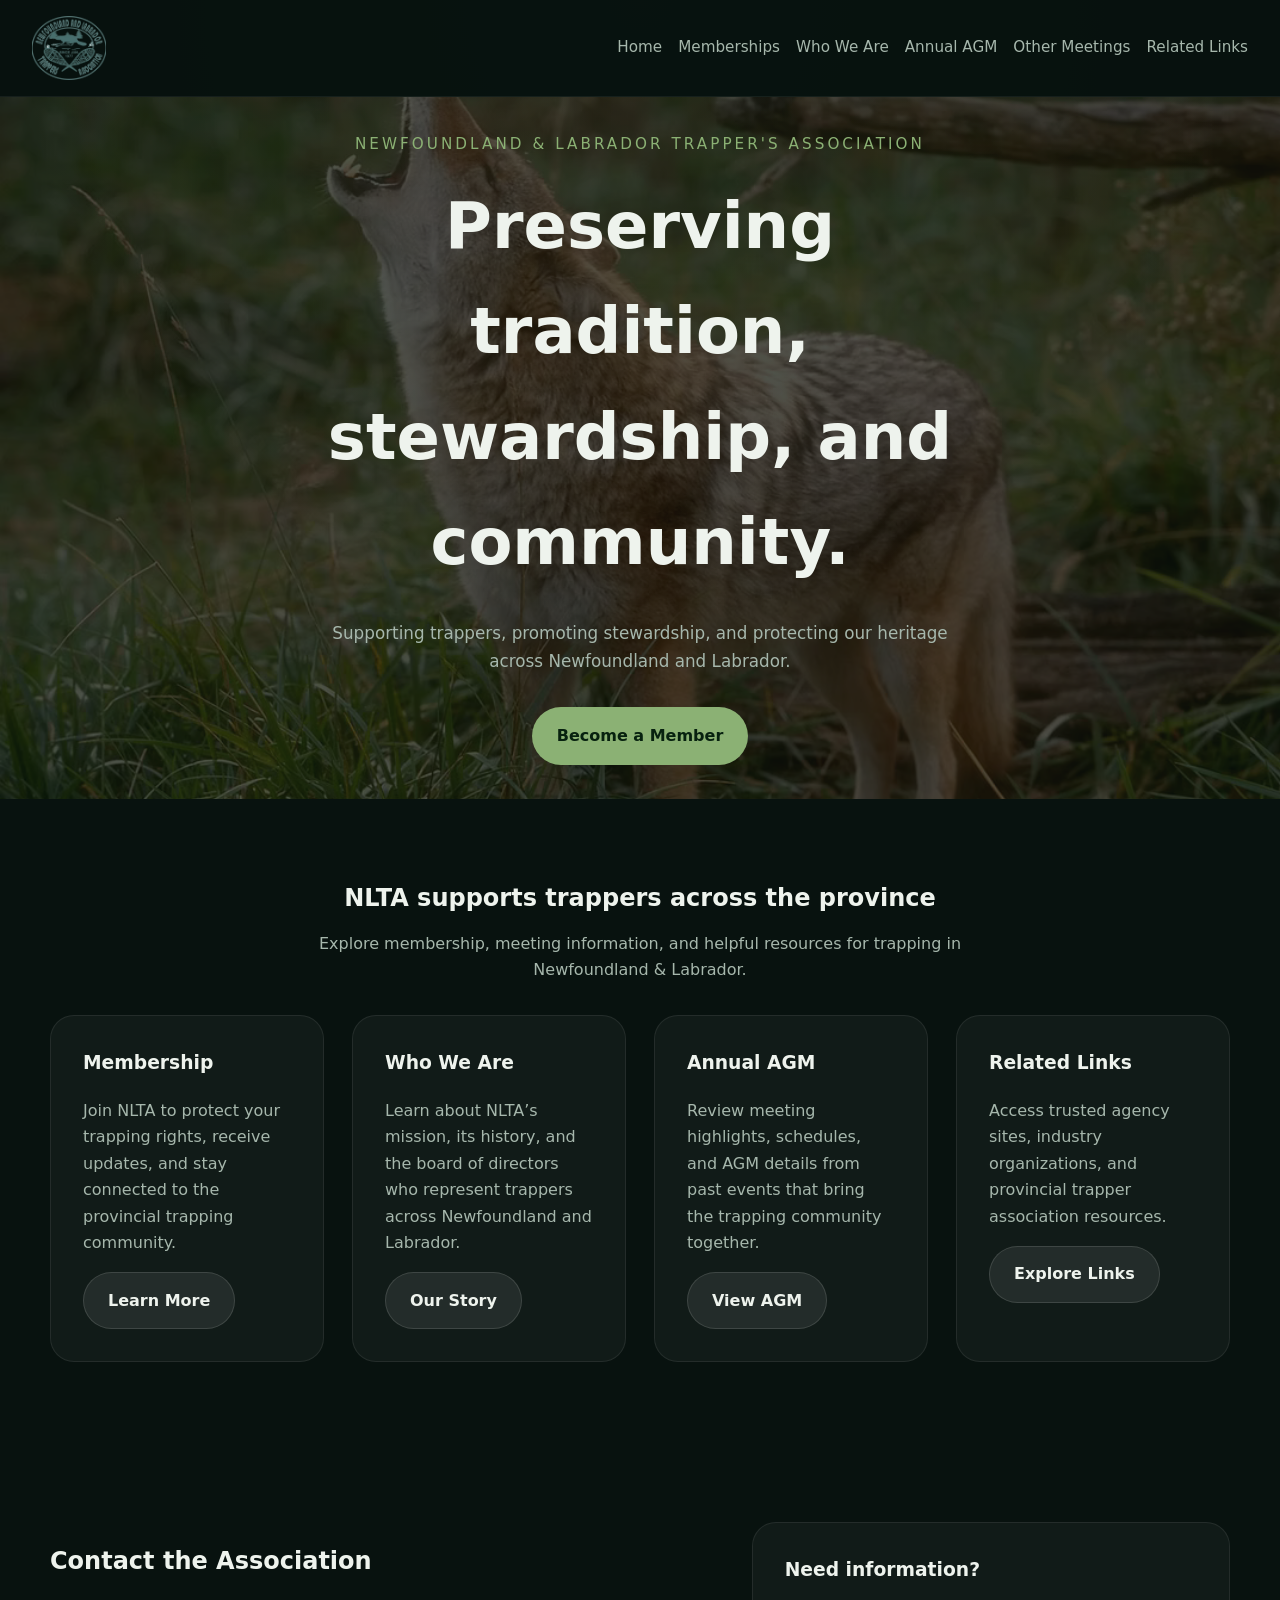
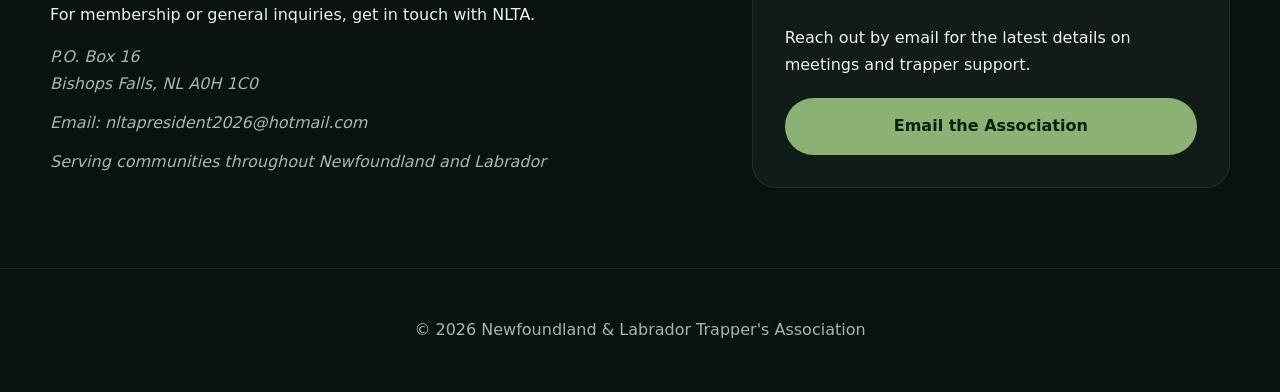
<file: index.html>
<!DOCTYPE html>
<html lang="en">
<head>
  <meta charset="UTF-8" />
  <meta name="viewport" content="width=device-width, initial-scale=1.0" />
  <title>Newfoundland & Labrador Trapper's Association</title>
  <link rel="icon" href="photos/logo.png" type="image/png" />
  <link rel="stylesheet" href="styles.css" />
</head>
<body>
  <header class="site-header">
    <div class="topbar">
      <img src="photos/logo.png" alt="NLTA Logo" class="logo" />
      <nav class="main-nav">
        <a href="index.html">Home</a>
        <a href="memberships.html">Memberships</a>
        <a href="who-we-are.html">Who We Are</a>
        <a href="annual-agm.html">Annual AGM</a>
        <a href="other-meetings.html">Other Meetings</a>
        <a href="related-links.html">Related Links</a>
      </nav>
    </div>

    <section class="hero">
      <div class="hero-overlay"></div>
      <img src="photos/wolf.png" alt="Howling wolf" class="hero-image" />
      <div class="hero-copy">
        <span class="eyebrow">Newfoundland & Labrador Trapper's Association</span>
        <h1>Preserving tradition, stewardship, and community.</h1>
        <p>Supporting trappers, promoting stewardship, and protecting our heritage across Newfoundland and Labrador.</p>
        <div class="hero-actions">
          <a class="button primary" href="memberships.html">Become a Member</a>
        </div>
      </div>
    </section>
  </header>

  <main>
    <section class="section section-overview">
      <div class="section-content">
        <div class="section-header">
          <h2>NLTA supports trappers across the province</h2>
          <p>Explore membership, meeting information, and helpful resources for trapping in Newfoundland & Labrador.</p>
        </div>

        <div class="cards-grid">
          <article>
            <h3>Membership</h3>
            <p>Join NLTA to protect your trapping rights, receive updates, and stay connected to the provincial trapping community.</p>
            <a class="button secondary" href="memberships.html">Learn More</a>
          </article>
          <article>
            <h3>Who We Are</h3>
            <p>Learn about NLTA’s mission, its history, and the board of directors who represent trappers across Newfoundland and Labrador.</p>
            <a class="button secondary" href="who-we-are.html">Our Story</a>
          </article>
          <article>
            <h3>Annual AGM</h3>
            <p>Review meeting highlights, schedules, and AGM details from past events that bring the trapping community together.</p>
            <a class="button secondary" href="annual-agm.html">View AGM</a>
          </article>
          <article>
            <h3>Related Links</h3>
            <p>Access trusted agency sites, industry organizations, and provincial trapper association resources.</p>
            <a class="button secondary" href="related-links.html">Explore Links</a>
          </article>
        </div>
      </div>
    </section>

    <section class="section section-contact">
      <div class="section-content contact-panel">
        <div>
          <h2>Contact the Association</h2>
          <p>For membership or general inquiries, get in touch with NLTA.</p>
          <address>
            <p>P.O. Box 16<br>Bishops Falls, NL A0H 1C0</p>
            <p>Email: <a href="mailto:nltapresident2026@hotmail.com">nltapresident2026@hotmail.com</a></p>
            <p>Serving communities throughout Newfoundland and Labrador</p>
          </address>
        </div>
        <div class="contact-box">
          <h3>Need information?</h3>
          <p>Reach out by email for the latest details on meetings and trapper support.</p>
          <a class="button primary" href="mailto:nltapresident2026@hotmail.com">Email the Association</a>
        </div>
      </div>
    </section>
  </main>

  <footer class="site-footer">
    <p>© 2026 Newfoundland & Labrador Trapper's Association</p>
  </footer>
</body>
</html>
</file>
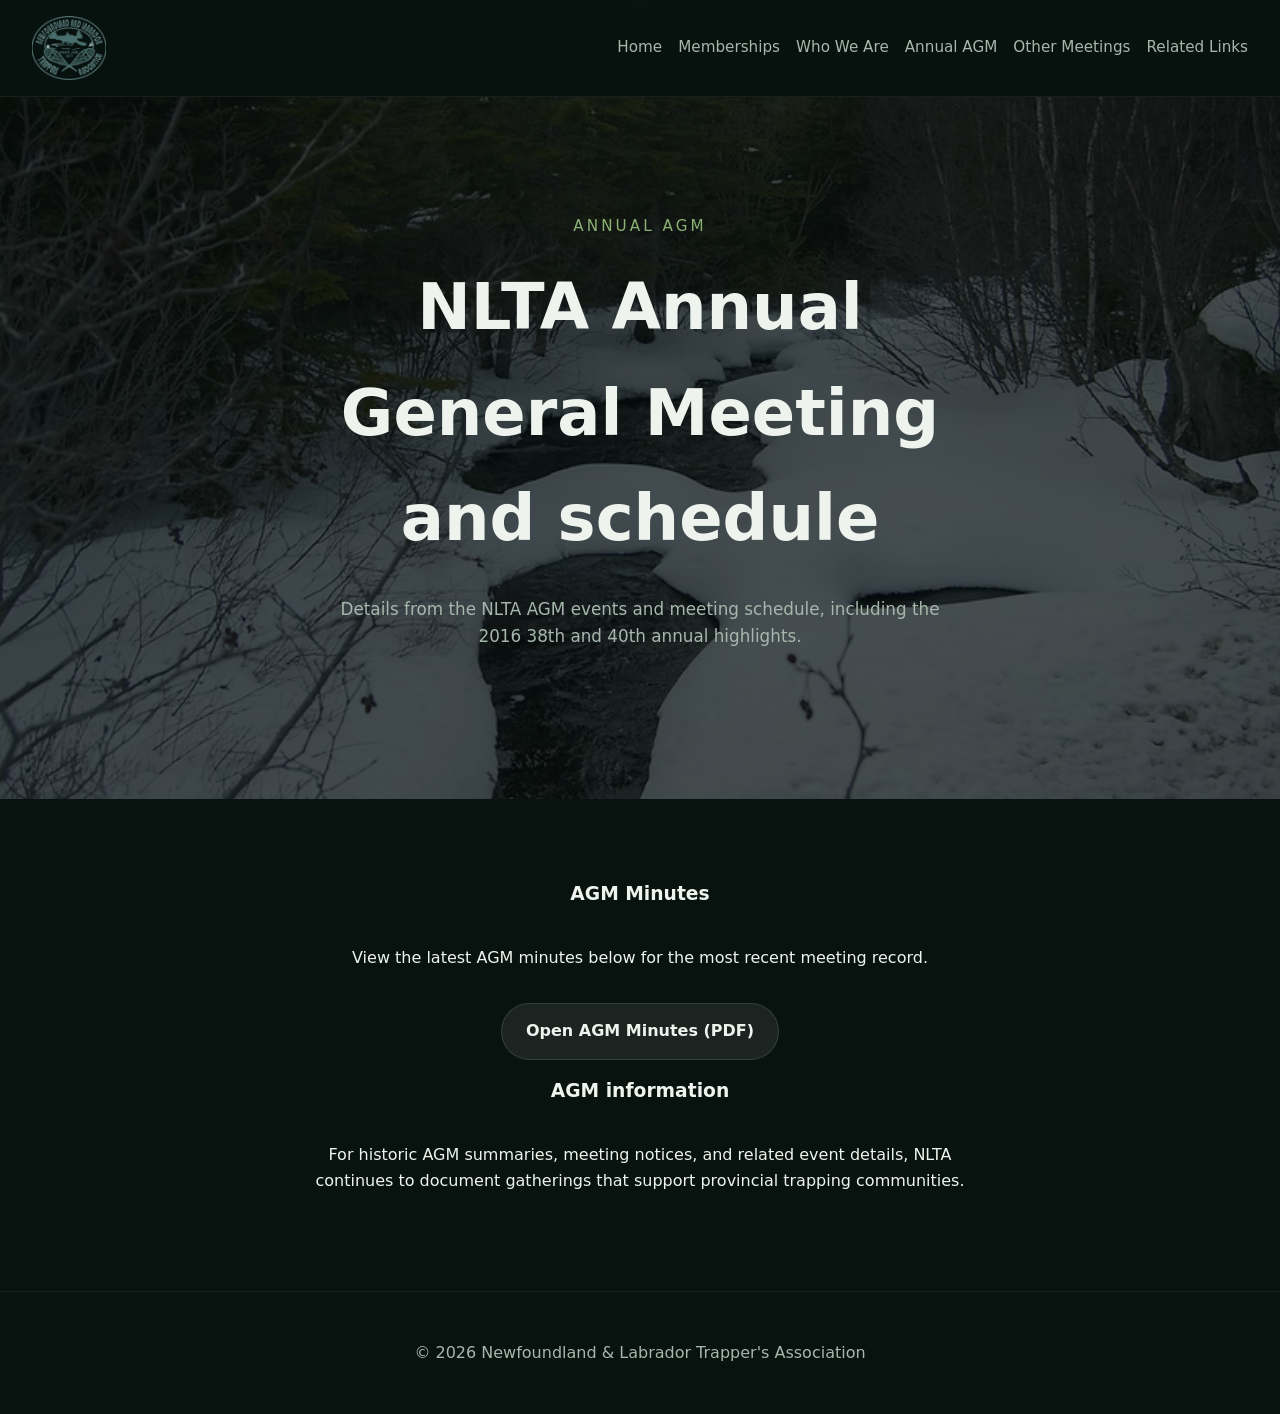
<file: annual-agm.html>
<!DOCTYPE html>
<html lang="en">
<head>
  <meta charset="UTF-8" />
  <meta name="viewport" content="width=device-width, initial-scale=1.0" />
  <title>Annual AGM | Newfoundland & Labrador Trapper's Association</title>
  <link rel="icon" href="photos/logo.png" type="image/png" />
  <link rel="stylesheet" href="styles.css" />
</head>
<body>
  <header class="site-header">
    <div class="topbar">
      <img src="photos/logo.png" alt="NLTA Logo" class="logo" />
      <nav class="main-nav">
        <a href="index.html">Home</a>
        <a href="memberships.html">Memberships</a>
        <a href="who-we-are.html">Who We Are</a>
        <a href="annual-agm.html">Annual AGM</a>
        <a href="other-meetings.html">Other Meetings</a>
        <a href="related-links.html">Related Links</a>
      </nav>
    </div>
  </header>

  <main>
    <section class="hero">
      <div class="hero-overlay"></div>
      <img src="photos/snow.png" alt="AGM event" class="hero-image" />
      <div class="hero-copy">
        <span class="eyebrow">Annual AGM</span>
        <h1>NLTA Annual General Meeting and schedule</h1>
        <p>Details from the NLTA AGM events and meeting schedule, including the 2016 38th and 40th annual highlights.</p>
      </div>
    </section>

    <section class="section section-content">

      <div class="contact-box centered boxless">
        <h3>AGM Minutes</h3>
        <p>View the latest AGM minutes below for the most recent meeting record.</p>
        <p><a class="button secondary" href="pdf_files/April 11 2026 Minutes  WD Version .docx.pdf" target="_blank" rel="noopener">Open AGM Minutes (PDF)</a></p>
      </div>

      <div class="contact-box centered boxless">
        <h3>AGM information</h3>
        <p>For historic AGM summaries, meeting notices, and related event details, NLTA continues to document gatherings that support provincial trapping communities.</p>
      </div>
    </section>
  </main>

  <footer class="site-footer">
    <p>© 2026 Newfoundland & Labrador Trapper's Association</p>
  </footer>
</body>
</html>
</file>
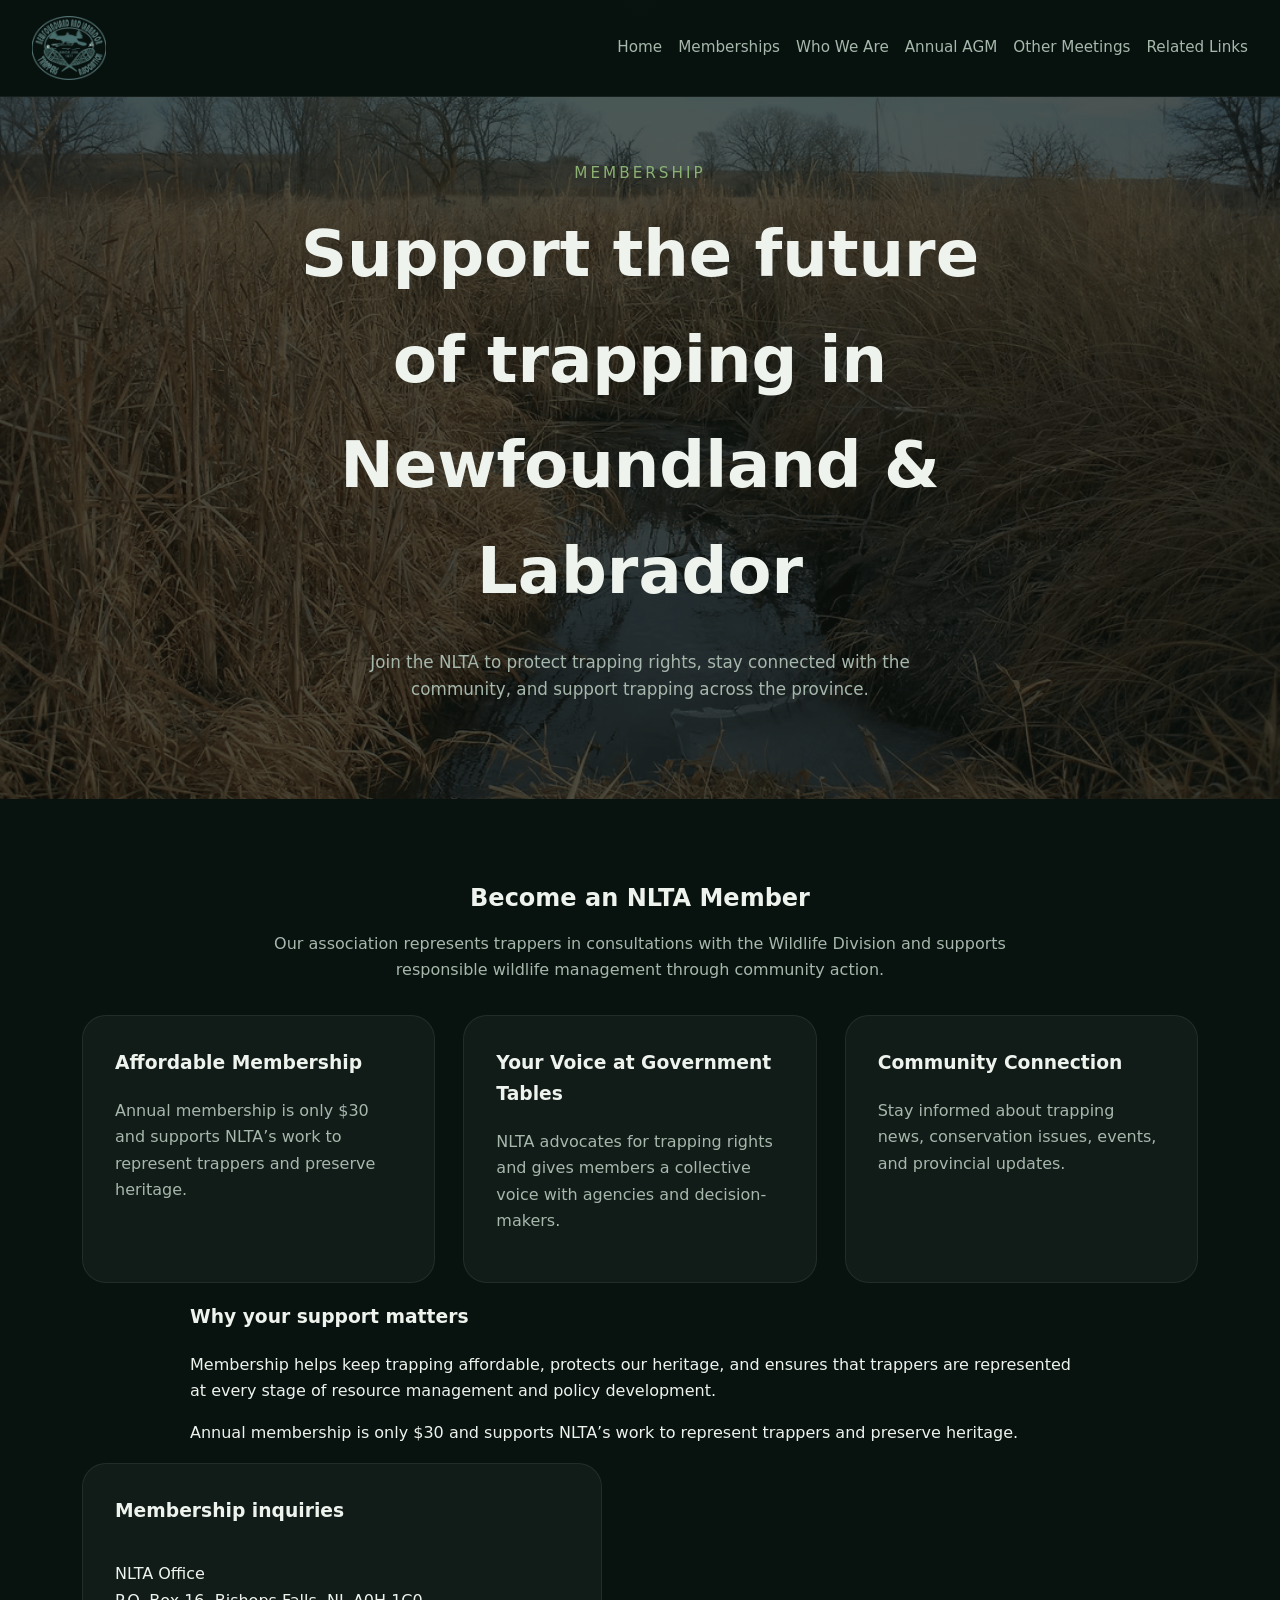
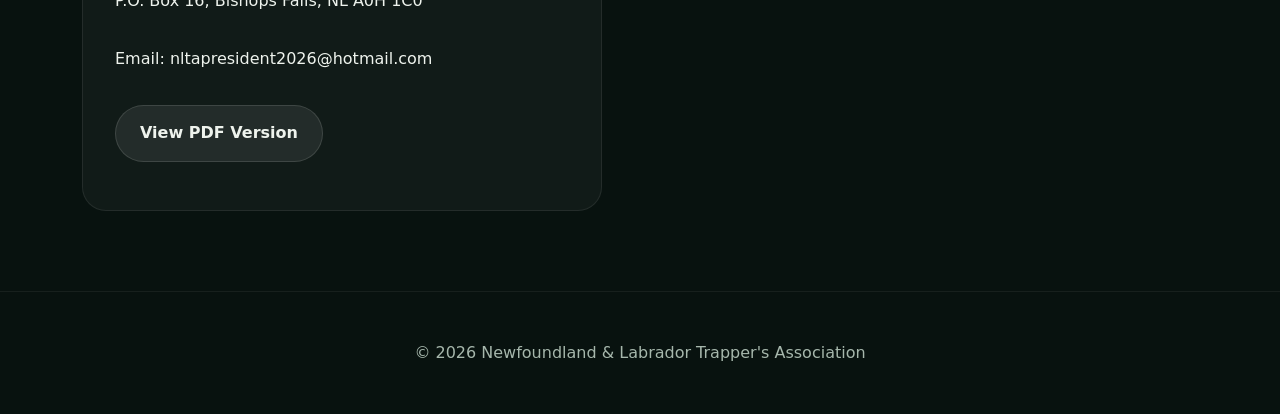
<file: memberships.html>
<!DOCTYPE html>
<html lang="en">
<head>
  <meta charset="UTF-8" />
  <meta name="viewport" content="width=device-width, initial-scale=1.0" />
  <title>Membership | Newfoundland & Labrador Trapper's Association</title>
  <link rel="icon" href="photos/logo.png" type="image/png" />
  <link rel="stylesheet" href="styles.css" />
</head>
<body>
  <header class="site-header">
    <div class="topbar">
      <img src="photos/logo.png" alt="NLTA Logo" class="logo" />
      <nav class="main-nav">
        <a href="index.html">Home</a>
        <a href="memberships.html">Memberships</a>
        <a href="who-we-are.html">Who We Are</a>
        <a href="annual-agm.html">Annual AGM</a>
        <a href="other-meetings.html">Other Meetings</a>
        <a href="related-links.html">Related Links</a>
      </nav>
    </div>
  </header>

  <main>
    <section class="hero">
      <div class="hero-overlay"></div>
      <img src="photos/bog.png" alt="Trapper landscape" class="hero-image" />
      <div class="hero-copy">
        <span class="eyebrow">Membership</span>
        <h1>Support the future of trapping in Newfoundland & Labrador</h1>
        <p>Join the NLTA to protect trapping rights, stay connected with the community, and support trapping across the province.</p>
      </div>
    </section>

    <section class="section section-content">
      <div class="section-header">
        <h2>Become an NLTA Member</h2>
        <p>Our association represents trappers in consultations with the Wildlife Division and supports responsible wildlife management through community action.</p>
      </div>

      <div class="cards-grid">
        <article>
          <h3>Affordable Membership</h3>
          <p>Annual membership is only $30 and supports NLTA’s work to represent trappers and preserve heritage.</p>
        </article>
        <article>
          <h3>Your Voice at Government Tables</h3>
          <p>NLTA advocates for trapping rights and gives members a collective voice with agencies and decision-makers.</p>
        </article>
        <article>
          <h3>Community Connection</h3>
          <p>Stay informed about trapping news, conservation issues, events, and provincial updates.</p>
        </article>
      </div>

      <div class="section-copy">
        <h3>Why your support matters</h3>
        <p>Membership helps keep trapping affordable, protects our heritage, and ensures that trappers are represented at every stage of resource management and policy development.</p>
        <p>Annual membership is only $30 and supports NLTA’s work to represent trappers and preserve heritage.</p>
      </div>

      <div class="contact-box">
        <h3>Membership inquiries</h3>
        <p>NLTA Office<br>P.O. Box 16, Bishops Falls, NL A0H 1C0</p>
        <p>Email: <a href="mailto:nltapresident2026@hotmail.com">nltapresident2026@hotmail.com</a></p>
        <p><a class="button secondary" href="pdf_files/NLTAMembershipForm.pdf" target="_blank" rel="noreferrer">View PDF Version</a></p>
      </div>
    </section>
  </main>

  <footer class="site-footer">
    <p>© 2026 Newfoundland & Labrador Trapper's Association</p>
  </footer>
</body>
</html>
</file>
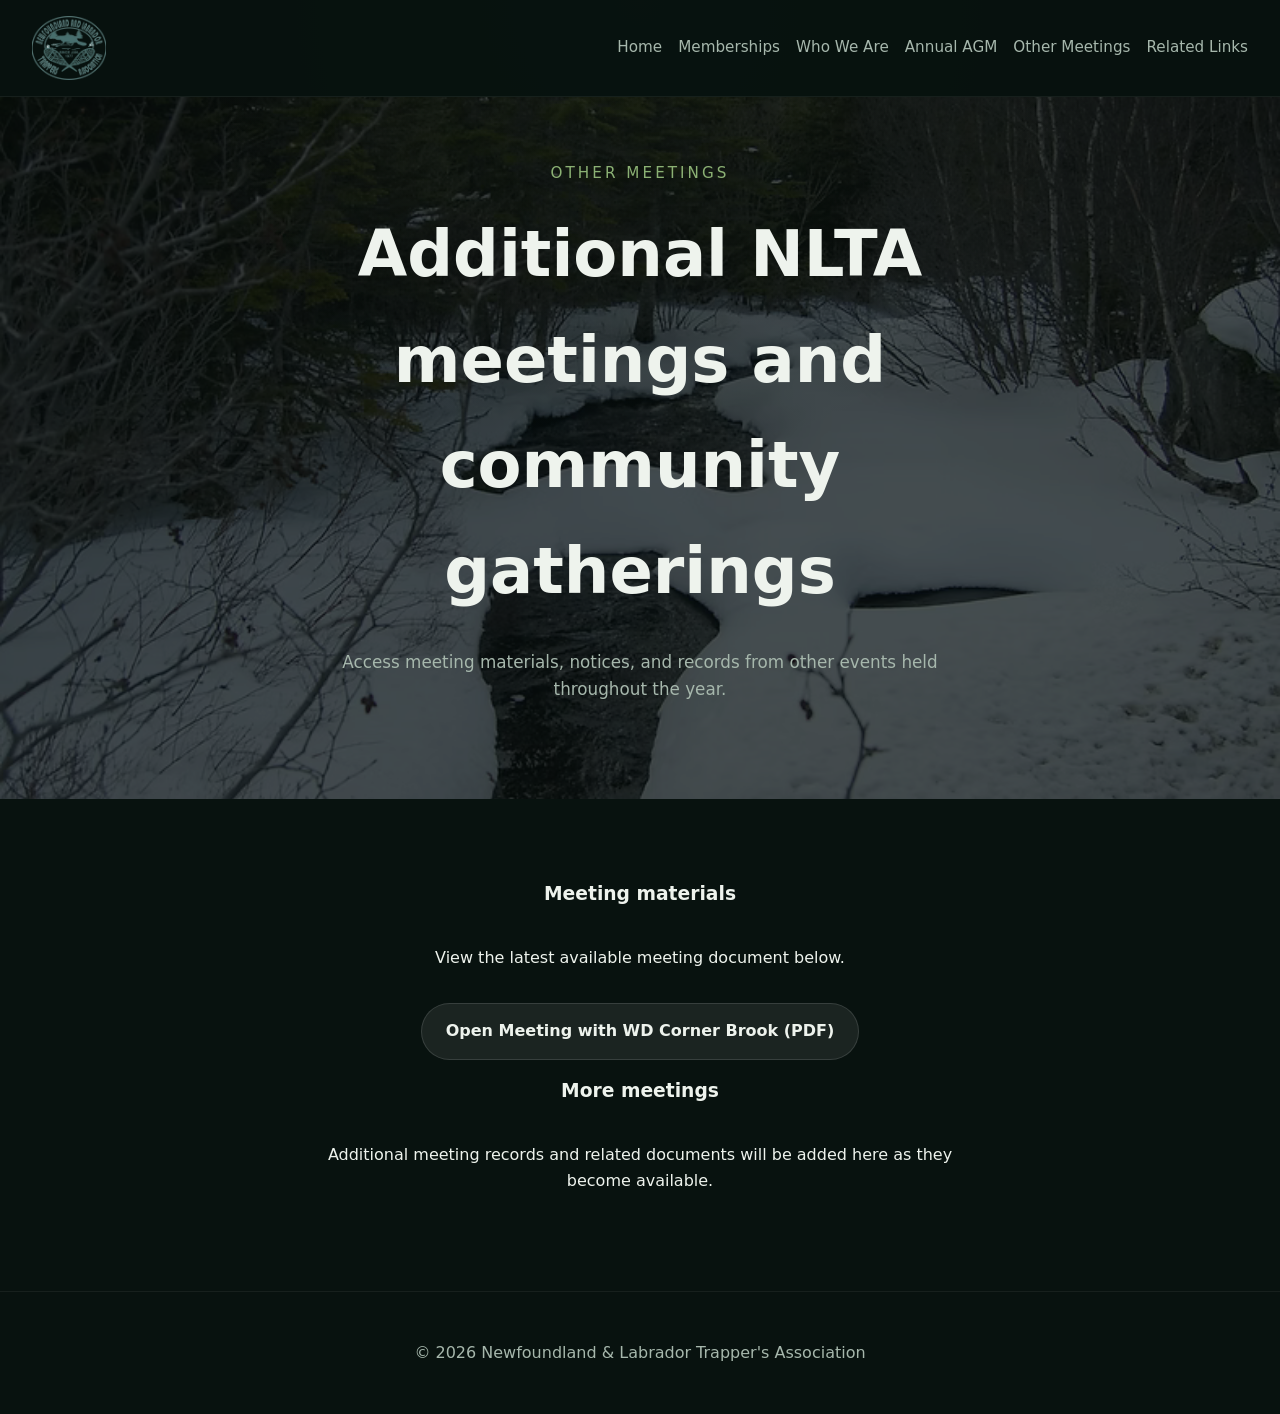
<file: other-meetings.html>
<!DOCTYPE html>
<html lang="en">
<head>
  <meta charset="UTF-8" />
  <meta name="viewport" content="width=device-width, initial-scale=1.0" />
  <title>Other Meetings | Newfoundland & Labrador Trapper's Association</title>
  <link rel="icon" href="photos/logo.png" type="image/png" />
  <link rel="stylesheet" href="styles.css" />
</head>
<body>
  <header class="site-header">
    <div class="topbar">
      <img src="photos/logo.png" alt="NLTA Logo" class="logo" />
      <nav class="main-nav">
        <a href="index.html">Home</a>
        <a href="memberships.html">Memberships</a>
        <a href="who-we-are.html">Who We Are</a>
        <a href="annual-agm.html">Annual AGM</a>
        <a href="other-meetings.html">Other Meetings</a>
        <a href="related-links.html">Related Links</a>
      </nav>
    </div>
  </header>

  <main>
    <section class="hero">
      <div class="hero-overlay"></div>
      <img src="photos/snow.png" alt="Meeting event" class="hero-image" />
      <div class="hero-copy">
        <span class="eyebrow">Other Meetings</span>
        <h1>Additional NLTA meetings and community gatherings</h1>
        <p>Access meeting materials, notices, and records from other events held throughout the year.</p>
      </div>
    </section>

    <section class="section section-content">
      <div class="contact-box centered boxless">
        <h3>Meeting materials</h3>
        <p>View the latest available meeting document below.</p>
        <p><a class="button secondary" href="pdf_files/Meeting%20with%20WD%20Corner%20Brook%20May%2026,2026.docx.pdf" target="_blank" rel="noopener">Open Meeting with WD Corner Brook (PDF)</a></p>
      </div>

      <div class="contact-box centered boxless">
        <h3>More meetings</h3>
        <p>Additional meeting records and related documents will be added here as they become available.</p>
      </div>
    </section>
  </main>

  <footer class="site-footer">
    <p>© 2026 Newfoundland & Labrador Trapper's Association</p>
  </footer>
</body>
</html>
</file>
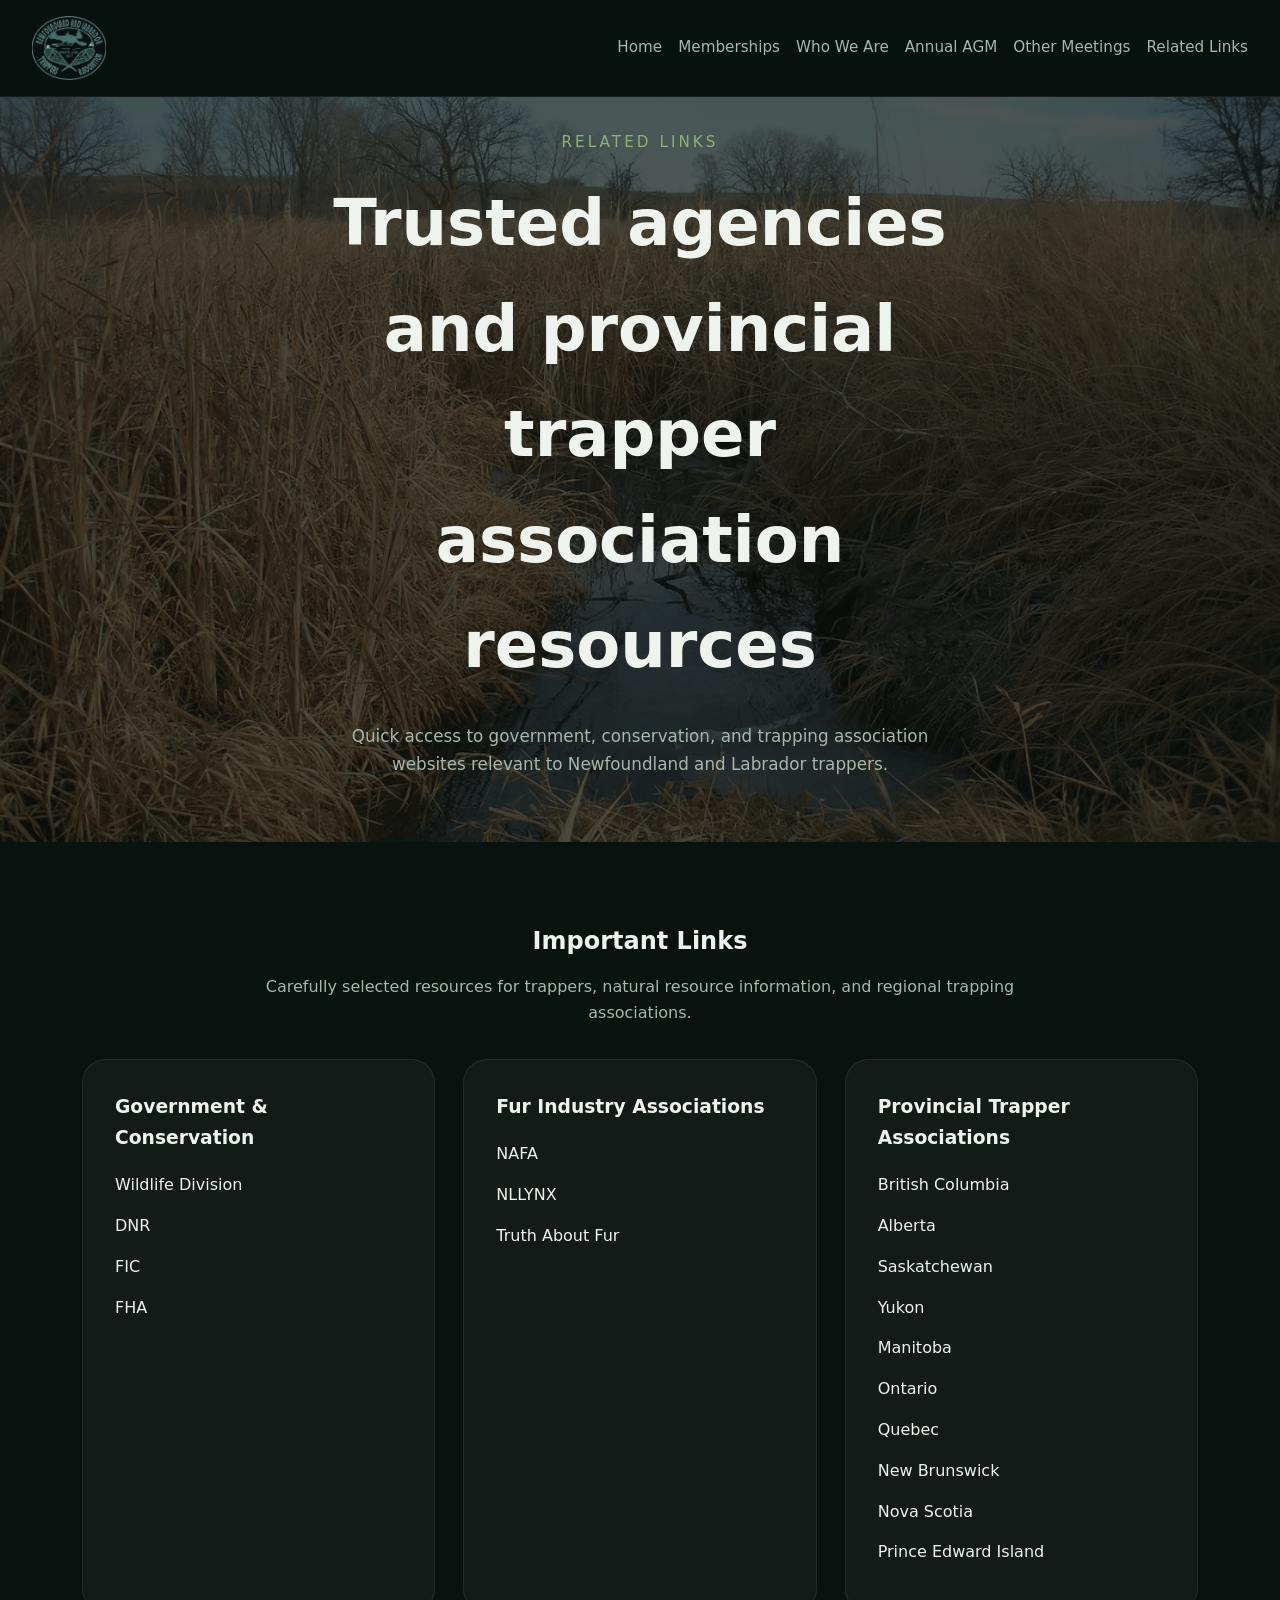
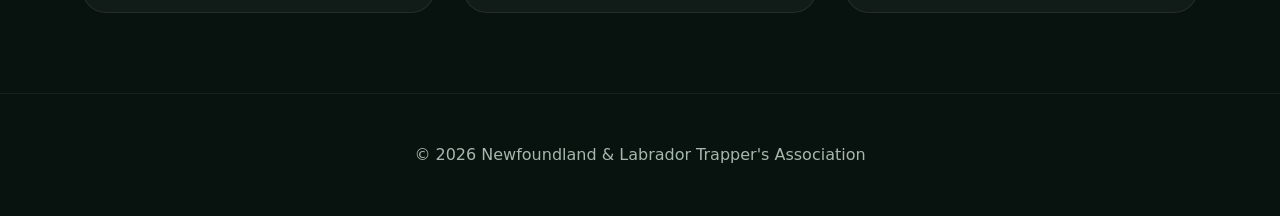
<file: related-links.html>
<!DOCTYPE html>
<html lang="en">
<head>
  <meta charset="UTF-8" />
  <meta name="viewport" content="width=device-width, initial-scale=1.0" />
  <title>Related Links | Newfoundland & Labrador Trapper's Association</title>
  <link rel="icon" href="photos/logo.png" type="image/png" />
  <link rel="stylesheet" href="styles.css" />
</head>
<body>
  <header class="site-header">
    <div class="topbar">
      <img src="photos/logo.png" alt="NLTA Logo" class="logo" />
      <nav class="main-nav">
        <a href="index.html">Home</a>
        <a href="memberships.html">Memberships</a>
        <a href="who-we-are.html">Who We Are</a>
        <a href="annual-agm.html">Annual AGM</a>
        <a href="other-meetings.html">Other Meetings</a>
        <a href="related-links.html">Related Links</a>
      </nav>
    </div>
  </header>

  <main>
    <section class="hero">
      <div class="hero-overlay"></div>
      <img src="photos/bog.png" alt="Related links" class="hero-image" />
      <div class="hero-copy">
        <span class="eyebrow">Related Links</span>
        <h1>Trusted agencies and provincial trapper association resources</h1>
        <p>Quick access to government, conservation, and trapping association websites relevant to Newfoundland and Labrador trappers.</p>
      </div>
    </section>

    <section class="section section-content">
      <div class="section-header">
        <h2>Important Links</h2>
        <p>Carefully selected resources for trappers, natural resource information, and regional trapping associations.</p>
      </div>

      <div class="cards-grid">
        <article>
          <h3>Government & Conservation</h3>
          <ul class="link-list">
            <li><a href="http://www.env.gov.nl.ca/env/wildlife/index.html" target="_blank" rel="noreferrer">Wildlife Division</a></li>
            <li><a href="http://www.nr.gov.nl.ca/nr/forestry/index.html" target="_blank" rel="noreferrer">DNR</a></li>
            <li><a href="http://www.fur.ca/index.php" target="_blank" rel="noreferrer">FIC</a></li>
            <li><a href="http://www.furharvesters.com/" target="_blank" rel="noreferrer">FHA</a></li>
          </ul>
        </article>
        <article>
          <h3>Fur Industry Associations</h3>
          <ul class="link-list">
            <li><a href="http://www.nafa.ca/" target="_blank" rel="noreferrer">NAFA</a></li>
            <li><a href="http://www.nllynx.weebly.com/" target="_blank" rel="noreferrer">NLLYNX</a></li>
            <li><a href="https://blog.truthaboutfur.com" target="_blank" rel="noreferrer">Truth About Fur</a></li>
          </ul>
        </article>
        <article>
          <h3>Provincial Trapper Associations</h3>
          <ul class="link-list">
            <li><a href="http://www.bctrappers.bc.ca/" target="_blank" rel="noreferrer">British Columbia</a></li>
            <li><a href="http://www.albertatrappers.com/index.html" target="_blank" rel="noreferrer">Alberta</a></li>
            <li><a href="http://www.sktrap.sasktelwebsite.net/" target="_blank" rel="noreferrer">Saskatchewan</a></li>
            <li><a href="http://www.yukonfur.ca/en/" target="_blank" rel="noreferrer">Yukon</a></li>
            <li><a href="http://manitobatrappers.com/" target="_blank" rel="noreferrer">Manitoba</a></li>
            <li><a href="http://www.furmanagers.com/" target="_blank" rel="noreferrer">Ontario</a></li>
            <li><a href="http://www.ftgq.qc.ca/fr/frame4.html" target="_blank" rel="noreferrer">Quebec</a></li>
            <li><a href="http://www.nbtrappers.ca/main.html" target="_blank" rel="noreferrer">New Brunswick</a></li>
            <li><a href="http://trappersassociationofnovascotia.ca/" target="_blank" rel="noreferrer">Nova Scotia</a></li>
            <li><a href="https://trappersguildpei.com/" target="_blank" rel="noreferrer">Prince Edward Island</a></li>
          </ul>
        </article>
      </div>
    </section>
  </main>

  <footer class="site-footer">
    <p>© 2026 Newfoundland & Labrador Trapper's Association</p>
  </footer>
</body>
</html>
</file>
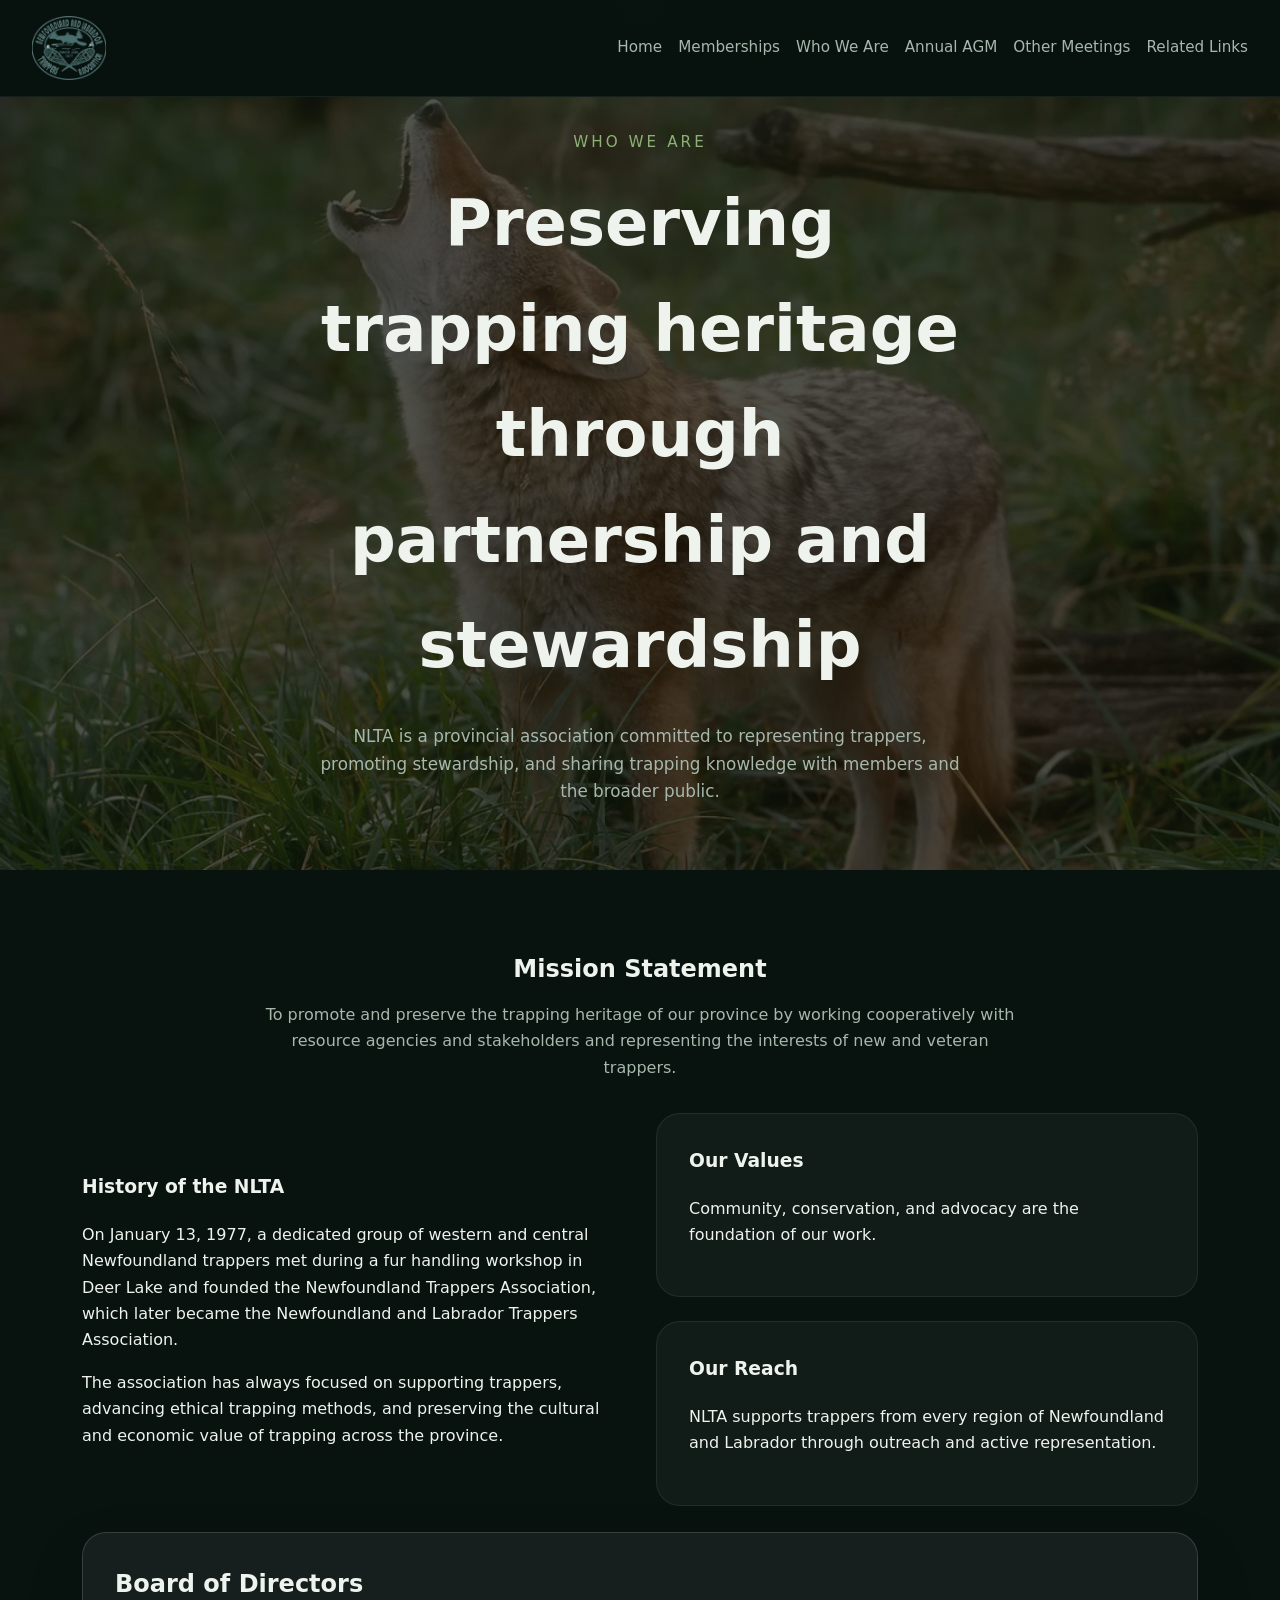
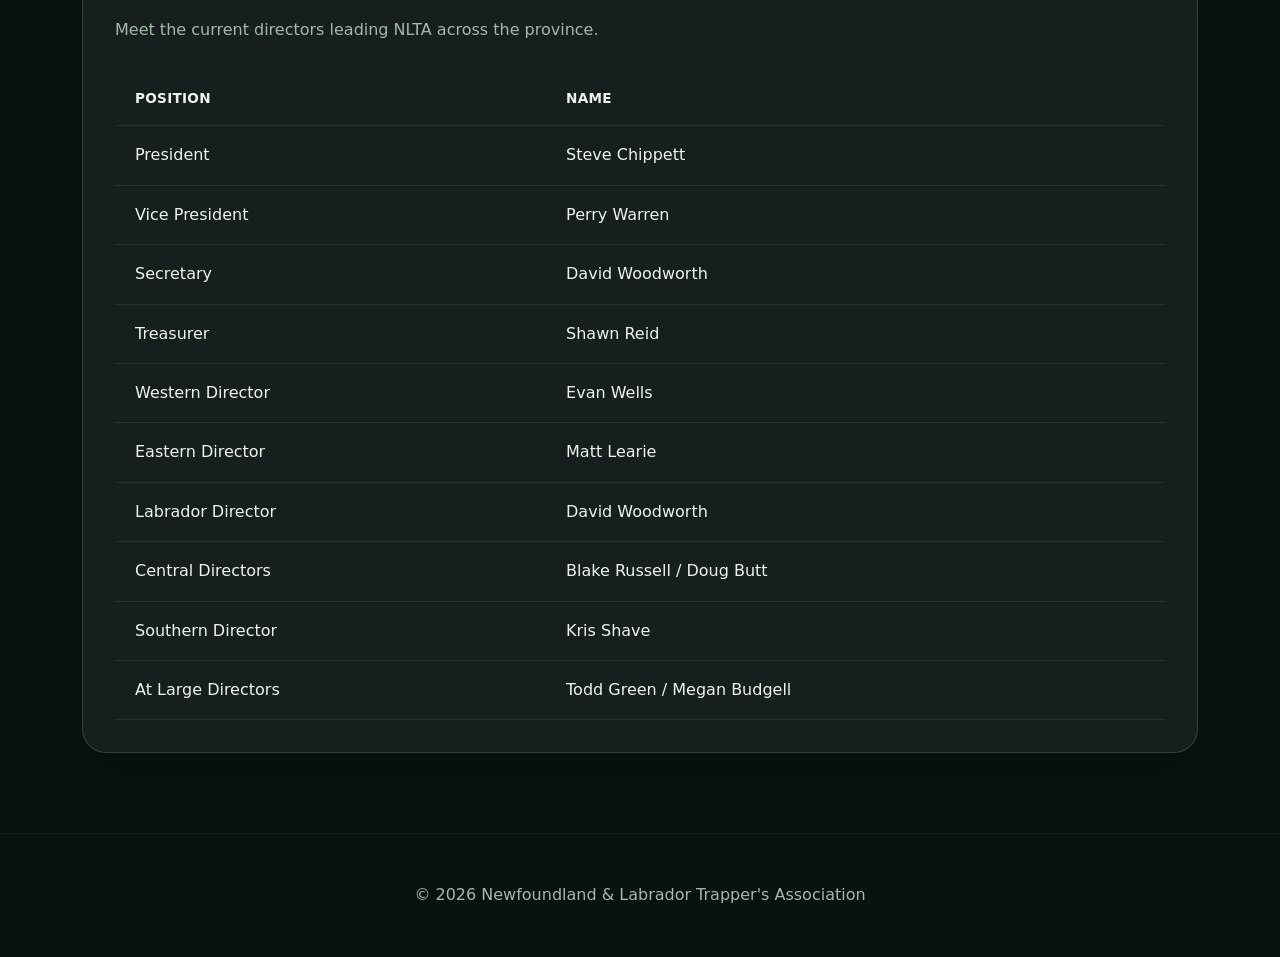
<file: who-we-are.html>
<!DOCTYPE html>
<html lang="en">
<head>
  <meta charset="UTF-8" />
  <meta name="viewport" content="width=device-width, initial-scale=1.0" />
  <title>Who We Are | Newfoundland & Labrador Trapper's Association</title>
  <link rel="icon" href="photos/logo.png" type="image/png" />
  <link rel="stylesheet" href="styles.css" />
</head>
<body>
  <header class="site-header">
    <div class="topbar">
      <img src="photos/logo.png" alt="NLTA Logo" class="logo" />
      <nav class="main-nav">
        <a href="index.html">Home</a>
        <a href="memberships.html">Memberships</a>
        <a href="who-we-are.html">Who We Are</a>
        <a href="annual-agm.html">Annual AGM</a>
        <a href="other-meetings.html">Other Meetings</a>
        <a href="related-links.html">Related Links</a>
      </nav>
    </div>
  </header>

  <main>
    <section class="hero">
      <div class="hero-overlay"></div>
      <img src="photos/wolf.png" alt="Trapper wildlife" class="hero-image" />
      <div class="hero-copy">
        <span class="eyebrow">Who We Are</span>
        <h1>Preserving trapping heritage through partnership and stewardship</h1>
        <p>NLTA is a provincial association committed to representing trappers, promoting stewardship, and sharing trapping knowledge with members and the broader public.</p>
      </div>
    </section>

    <section class="section section-content">
      <div class="section-header">
        <h2>Mission Statement</h2>
        <p>To promote and preserve the trapping heritage of our province by working cooperatively with resource agencies and stakeholders and representing the interests of new and veteran trappers.</p>
      </div>

      <div class="split-layout">
        <div>
          <h3>History of the NLTA</h3>
          <p>On January 13, 1977, a dedicated group of western and central Newfoundland trappers met during a fur handling workshop in Deer Lake and founded the Newfoundland Trappers Association, which later became the Newfoundland and Labrador Trappers Association.</p>
          <p>The association has always focused on supporting trappers, advancing ethical trapping methods, and preserving the cultural and economic value of trapping across the province.</p>
        </div>
        <div class="info-cards">
          <article>
            <h3>Our Values</h3>
            <p>Community, conservation, and advocacy are the foundation of our work.</p>
          </article>
          <article>
            <h3>Our Reach</h3>
            <p>NLTA supports trappers from every region of Newfoundland and Labrador through outreach and active representation.</p>
          </article>
        </div>
      </div>

      <br>

      <div class="board-section">
        <article class="info-card board-card">
          <div class="board-header">
            <h2>Board of Directors</h2>
            <p>Meet the current directors leading NLTA across the province.</p>
          </div>
          <div class="board-table-wrap">
            <table class="board-table">
              <thead>
                <tr>
                  <th>Position</th>
                  <th>Name</th>
                </tr>
              </thead>
              <tbody>
                <tr>
                  <td>President</td>
                  <td>Steve Chippett</td>
                </tr>
                <tr>
                  <td>Vice President</td>
                  <td>Perry Warren</td>
                </tr>
                <tr>
                  <td>Secretary</td>
                  <td>David Woodworth</td>
                </tr>
                <tr>
                  <td>Treasurer</td>
                  <td>Shawn Reid</td>
                </tr>
                <tr>
                  <td>Western Director</td>
                  <td>Evan Wells</td>
                </tr>
                <tr>
                  <td>Eastern Director</td>
                  <td>Matt Learie</td>
                </tr>
                <tr>
                  <td>Labrador Director</td>
                  <td>David Woodworth</td>
                </tr>
                <tr>
                  <td>Central Directors</td>
                  <td>Blake Russell / Doug Butt</td>
                </tr>
                <tr>
                  <td>Southern Director</td>
                  <td>Kris Shave</td>
                </tr>
                <tr>
                  <td>At Large Directors</td>
                  <td>Todd Green / Megan Budgell</td>
                </tr>
              </tbody>
            </table>
          </div>
        </article>
      </div>

    </section>
  </main>

  <footer class="site-footer">
    <p>© 2026 Newfoundland & Labrador Trapper's Association</p>
  </footer>
</body>
</html>
</file>
<file: styles.css>
:root {
  --bg: #08120f;
  --surface: #0f2a24;
  --surface-alt: #172f27;
  --text: #eef3ed;
  --muted: #a6b7ac;
  --accent: #8bb174;
  --accent-strong: #d3b47f;
  --border: rgba(255, 255, 255, 0.08);
}

* {
  box-sizing: border-box;
}

body {
  margin: 0;
  font-family: Inter, system-ui, -apple-system, BlinkMacSystemFont, 'Segoe UI', sans-serif;
  background: radial-gradient(circle at top, rgba(139, 177, 116, 0.12), transparent 30%),
    var(--bg);
  color: var(--text);
  line-height: 1.65;
}

img {
  max-width: 100%;
  display: block;
}

a {
  color: inherit;
  text-decoration: none;
}

.site-header .topbar {
  display: flex;
  align-items: center;
  justify-content: space-between;
  padding: 1rem 2rem;
  position: sticky;
  top: 0;
  z-index: 20;
  background: rgba(8, 18, 15, 0.96);
  border-bottom: 1px solid rgba(255, 255, 255, 0.06);
}

.logo {
  max-height: 64px;
  width: auto;
}

.main-nav {
  display: flex;
  flex-wrap: wrap;
  gap: 1rem;
}

.main-nav a {
  font-size: 0.95rem;
  color: var(--muted);
  transition: color 0.2s ease;
}

.main-nav a:hover {
  color: var(--text);
}

.hero {
  position: relative;
  min-height: 78vh;
  display: grid;
  place-items: center;
  overflow: hidden;
  text-align: center;
}

.hero-image {
  position: absolute;
  inset: 0;
  width: 100%;
  height: 100%;
  object-fit: cover;
  opacity: 0.44;
  filter: brightness(0.65);
}

.hero-overlay {
  position: absolute;
  inset: 0;
  background: linear-gradient(180deg, rgba(8, 18, 15, 0.28), rgba(8, 18, 15, 0.88));
}

.hero-copy {
  position: relative;
  z-index: 1;
  max-width: 760px;
  padding: 2rem;
}

.eyebrow {
  display: inline-block;
  margin-bottom: 1rem;
  font-size: 0.95rem;
  text-transform: uppercase;
  letter-spacing: 0.2em;
  color: var(--accent);
}

.hero h1 {
  font-size: clamp(2.8rem, 5vw, 4.25rem);
  margin: 0;
}

.hero p {
  margin: 1.5rem auto 2rem;
  max-width: 640px;
  color: var(--muted);
  font-size: 1.05rem;
}

.hero-actions {
  display: inline-flex;
  gap: 1rem;
  flex-wrap: wrap;
  justify-content: center;
}

.button {
  display: inline-flex;
  align-items: center;
  justify-content: center;
  padding: 0.9rem 1.5rem;
  border-radius: 999px;
  border: 1px solid transparent;
  font-weight: 600;
  transition: transform 0.2s ease, background 0.2s ease, color 0.2s ease;
}

.button:hover {
  transform: translateY(-1px);
}

.primary {
  background: var(--accent);
  color: #07210f;
}

.secondary {
  background: rgba(255, 255, 255, 0.08);
  color: var(--text);
  border-color: rgba(255, 255, 255, 0.12);
}

.section {
  padding: 5rem 2rem;
}

.section-content {
  max-width: 1180px;
  margin: 0 auto;
}

.section-about .section-content,
.section-membership .section-content {
  display: grid;
  gap: 2.5rem;
}

.section-about .section-content {
  grid-template-columns: 1.2fr 0.8fr;
}

.text-block p {
  color: var(--muted);
}

.info-cards {
  display: grid;
  gap: 1.5rem;
}

.info-cards article,
.news-grid article,
.cards-grid article,
.contact-box {
  background: rgba(255, 255, 255, 0.04);
  border: 1px solid var(--border);
  border-radius: 24px;
  padding: 2rem;
}

.info-cards h3,
.cards-grid h3,
.news-grid h3,
.contact-box h3 {
  margin-top: 0;
}

.contact-box.centered {
  margin: 0 auto;
  max-width: 680px;
  text-align: center;
}

.contact-box.boxless {
  background: transparent;
  border: none;
  padding: 0;
}

.section-membership {
  background: rgba(255, 255, 255, 0.03);
}

.split-layout {
  display: grid;
  grid-template-columns: repeat(2, minmax(0, 1fr));
  gap: 2rem;
  align-items: center;
}

.split-layout.reverse {
  grid-template-columns: repeat(2, minmax(0, 1fr));
  direction: rtl;
}

.split-layout.reverse > * {
  direction: ltr;
}

.section-membership img,
.section-membership img {
  border-radius: 24px;
  height: 100%;
  object-fit: cover;
}

.section-furbearers {
  padding-top: 3rem;
}

.section-header {
  text-align: center;
  margin-bottom: 2rem;
}

.section-header p {
  color: var(--muted);
  max-width: 710px;
  margin: 0.75rem auto 0;
}

.cards-grid,
.news-grid {
  display: grid;
  gap: 1.75rem;
}

.cards-grid {
  grid-template-columns: repeat(3, minmax(0, 1fr));
}

.section-overview .cards-grid {
  grid-template-columns: repeat(auto-fit, minmax(220px, 1fr));
}

.section-header {
  text-align: center;
  margin-bottom: 2rem;
}

.section-header h2 {
  margin: 0;
}

.section-header p {
  color: var(--muted);
  max-width: 760px;
  margin: 0.75rem auto 0;
}

.section-copy {
  max-width: 900px;
  margin: 0 auto;
}

.link-list {
  list-style: none;
  padding: 0;
  margin: 0;
}

.link-list li {
  margin-bottom: 0.9rem;
  color: var(--muted);
}

.link-list li a {
  color: var(--text);
}

.contact-panel {
  display: grid;
  gap: 1.75rem;
}

.contact-box {
  max-width: 520px;
}

@media (max-width: 900px) {
  .section-about .section-content,
  .section-membership .section-content,
  .split-layout,
  .contact-panel {
    grid-template-columns: 1fr;
  }

  .topbar {
    padding: 1rem 1.25rem;
  }
}

@media (max-width: 640px) {
  .main-nav {
    justify-content: center;
    gap: 0.75rem;
  }

  .logo {
    display: none;
  }

  .hero {
    min-height: 62vh;
  }

  .hero-copy {
    padding: 1.5rem;
  }
}


.board-card {
  background: rgba(255, 255, 255, 0.06);
  border: 1px solid rgba(255, 255, 255, 0.14);
  padding: 2rem;
  border-radius: 24px;
  box-shadow: 0 24px 60px rgba(0, 0, 0, 0.12);
}

.board-header {
  display: grid;
  gap: 0.75rem;
  margin-bottom: 1.75rem;
}

.board-header h2 {
  margin: 0;
}

.board-header p {
  margin: 0;
  color: var(--muted);
  max-width: 740px;
}

.board-table-wrap {
  overflow-x: auto;
}

.board-table {
  width: 100%;
  border-collapse: collapse;
  min-width: 420px;
}

.board-table th,
.board-table td {
  text-align: left;
  padding: 1rem 1.25rem;
  border-bottom: 1px solid rgba(255, 255, 255, 0.08);
}

.board-table th {
  color: var(--text);
  font-weight: 600;
  letter-spacing: 0.02em;
  text-transform: uppercase;
  font-size: 0.85rem;
}

.board-table tbody tr:hover {
  background: rgba(255, 255, 255, 0.025);
}

.cards-grid article img {
  border-radius: 20px;
  margin-bottom: 1rem;
  min-height: 240px;
  object-fit: cover;
}

.news-grid {
  grid-template-columns: repeat(2, minmax(0, 1fr));
}

.news-grid p,
.cards-grid p {
  color: var(--muted);
}

.contact-panel {
  display: grid;
  grid-template-columns: 1.4fr 1fr;
  gap: 2rem;
}

.contact-panel address p {
  margin: 0.8rem 0;
  color: var(--muted);
}

.contact-box {
  display: flex;
  flex-direction: column;
  justify-content: space-between;
}

.site-footer {
  text-align: center;
  padding: 2rem;
  color: var(--muted);
  border-top: 1px solid rgba(255, 255, 255, 0.06);
}

@media (max-width: 980px) {
  .section-about .section-content,
  .section-membership .section-content,
  .contact-panel {
    grid-template-columns: 1fr;
  }

  .hero {
    min-height: 72vh;
  }
}

@media (max-width: 720px) {
  .site-header .topbar {
    flex-direction: column;
    gap: 1rem;
    align-items: stretch;
  }

  .main-nav {
    justify-content: center;
  }

  .hero-copy {
    padding: 1.25rem;
  }

  .cards-grid,
  .news-grid {
    grid-template-columns: 1fr;
  }

  .hero h1 {
    font-size: 2.7rem;
  }
}
</file>
